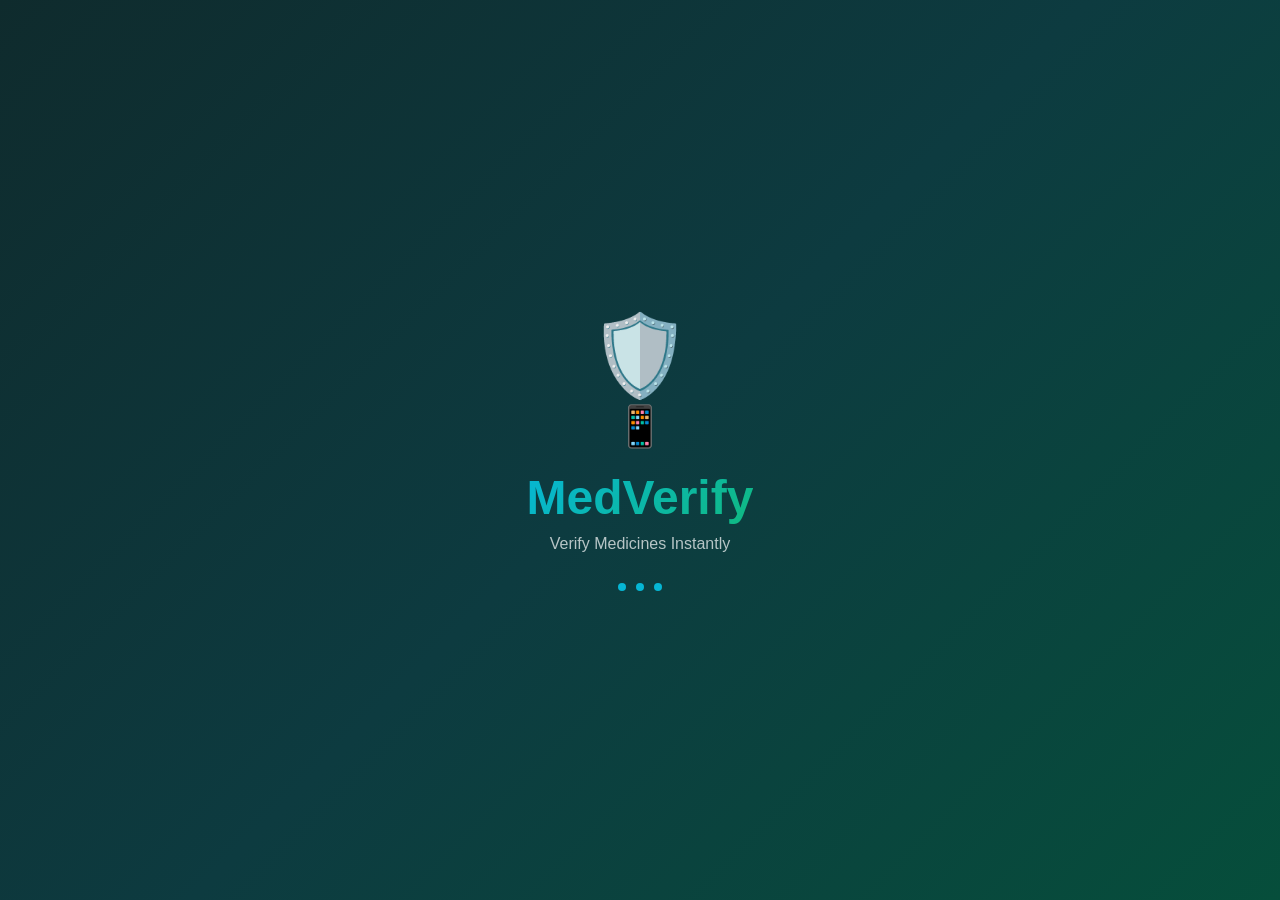
<file: index.html>
<!DOCTYPE html>
<html lang="en">
<head>
    <meta charset="UTF-8">
    <meta name="viewport" content="width=device-width, initial-scale=1.0">
    <title>MedVerify - Fake Medicine Detection</title>
    <link rel="stylesheet" href="style.css">
</head>
<body class="splash-screen">
    <div class="splash-container">
        <div class="shield-icon">🛡️</div>
        <div class="scanning-icon">📱</div>
        <h1 class="gradient-text">MedVerify</h1>
        <p class="tagline">Verify Medicines Instantly</p>
        <div class="dots">
            <span class="dot"></span>
            <span class="dot"></span>
            <span class="dot"></span>
        </div>
    </div>
    <script>
        setTimeout(() => {
            window.location.href = 'login.html';
        }, 2000);
    </script>
</body>
</html>
</file>
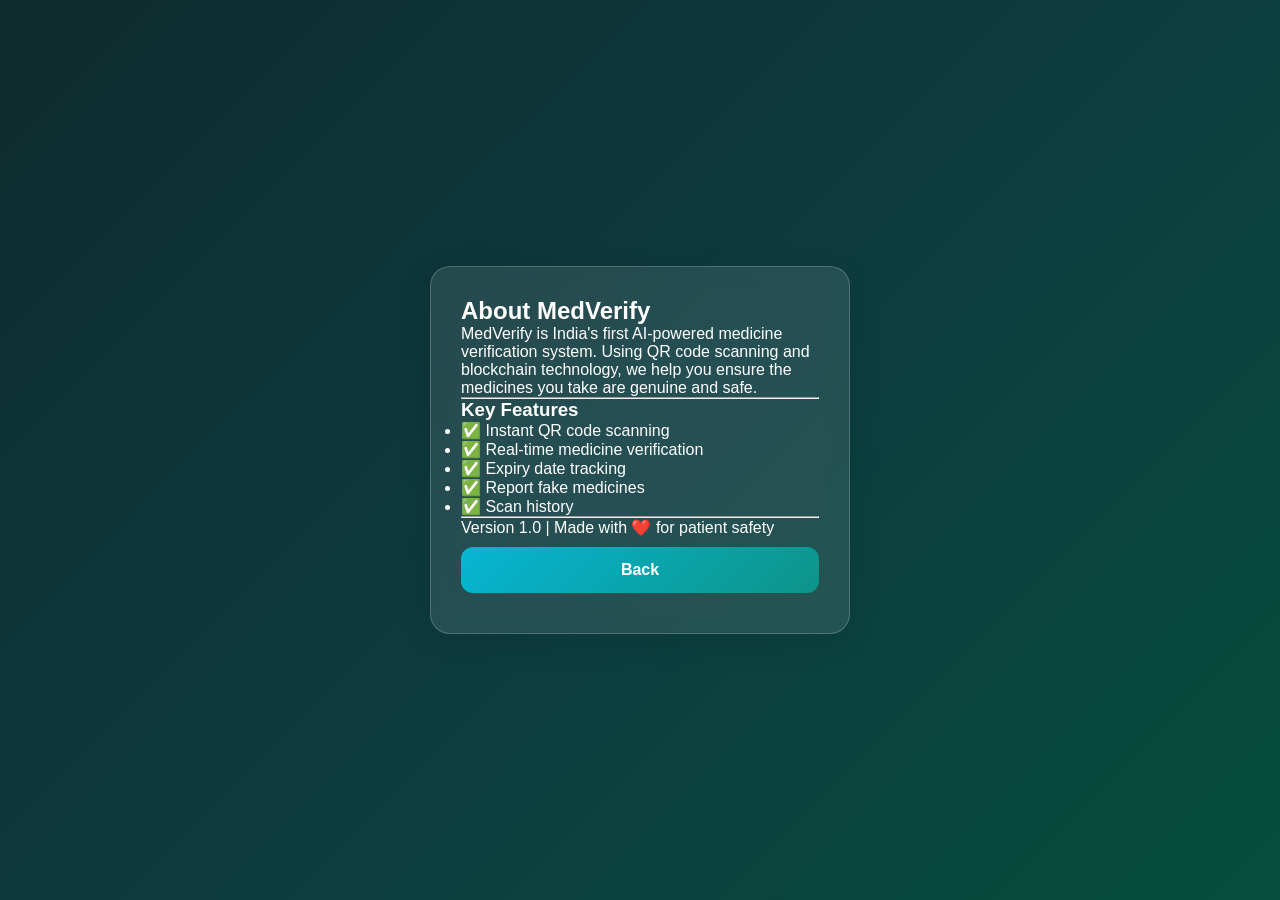
<file: about.html>
<!DOCTYPE html>
<html lang="en">
<head>
    <meta charset="UTF-8">
    <meta name="viewport" content="width=device-width, initial-scale=1.0">
    <title>About - MedVerify</title>
    <link rel="stylesheet" href="style.css">
</head>
<body>
    <div class="container">
        <div class="glass-card">
            <h2>About MedVerify</h2>
            <p>MedVerify is India's first AI-powered medicine verification system. Using QR code scanning and blockchain technology, we help you ensure the medicines you take are genuine and safe.</p>
            <hr>
            <h3>Key Features</h3>
            <ul>
                <li>✅ Instant QR code scanning</li>
                <li>✅ Real-time medicine verification</li>
                <li>✅ Expiry date tracking</li>
                <li>✅ Report fake medicines</li>
                <li>✅ Scan history</li>
            </ul>
            <hr>
            <p>Version 1.0 | Made with ❤️ for patient safety</p>
            <button onclick="location.href='dashboard.html'" class="btn-primary">Back</button>
        </div>
    </div>
</body>
</html>
</file>
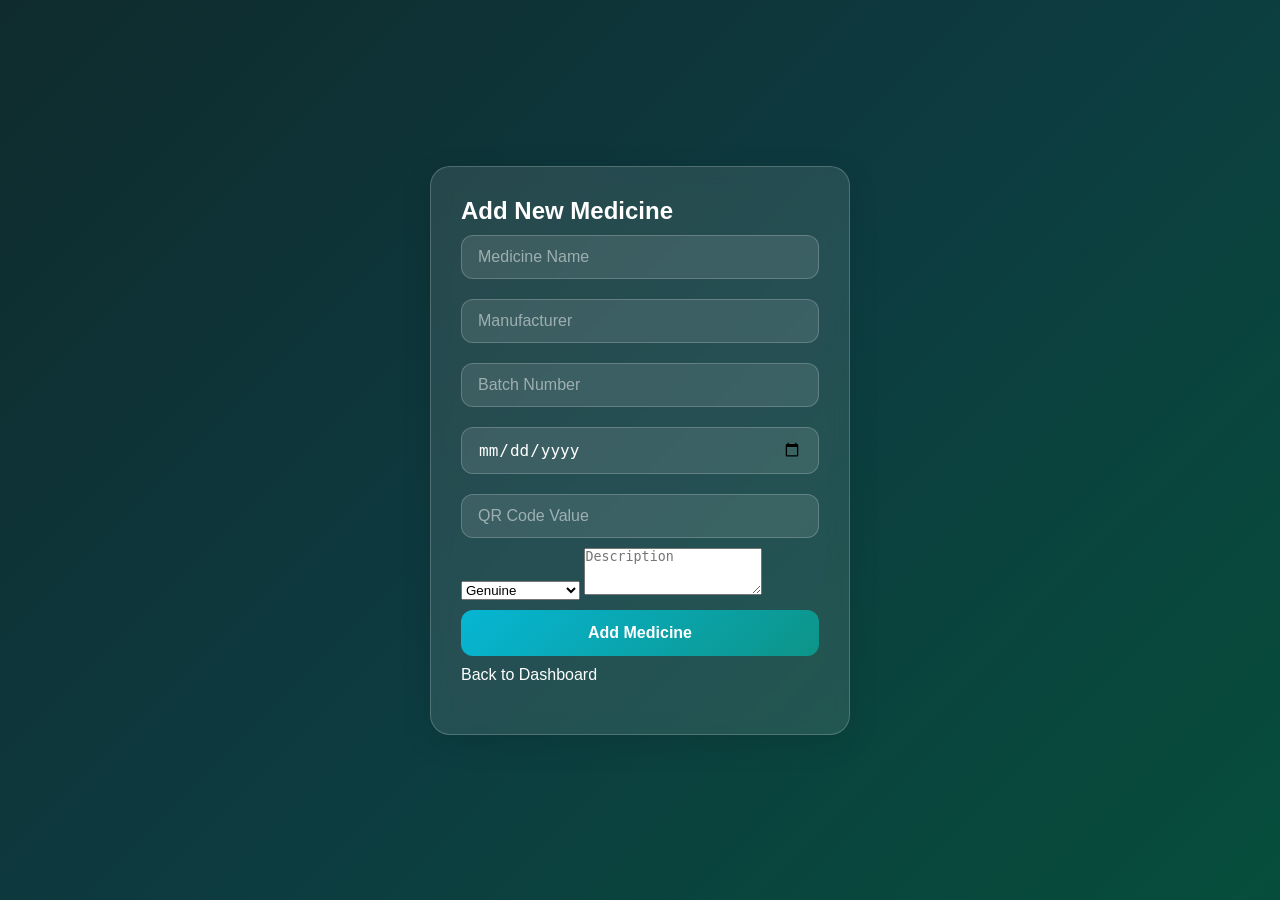
<file: admin-add-medicine.html>
<!DOCTYPE html>
<html lang="en">
<head>
    <meta charset="UTF-8">
    <meta name="viewport" content="width=device-width, initial-scale=1.0">
    <title>Add Medicine - Admin</title>
    <link rel="stylesheet" href="style.css">
</head>
<body>
    <div class="container">
        <div class="glass-card">
            <h2>Add New Medicine</h2>
            <form id="addMedicineForm">
                <input type="text" id="medName" placeholder="Medicine Name" required>
                <input type="text" id="medManufacturer" placeholder="Manufacturer" required>
                <input type="text" id="medBatch" placeholder="Batch Number" required>
                <input type="date" id="medExpiry" required>
                <input type="text" id="medQRCode" placeholder="QR Code Value" required>
                <select id="medStatus">
                    <option value="genuine">Genuine</option>
                    <option value="expired">Expired</option>
                    <option value="suspected">Suspected Fake</option>
                </select>
                <textarea id="medDescription" placeholder="Description" rows="3"></textarea>
                <button type="submit" class="btn-primary">Add Medicine</button>
            </form>
            <button onclick="location.href='admin-dashboard.html'" class="back-btn">Back to Dashboard</button>
        </div>
    </div>
    <script src="script.js"></script>
</body>
</html>
</file>
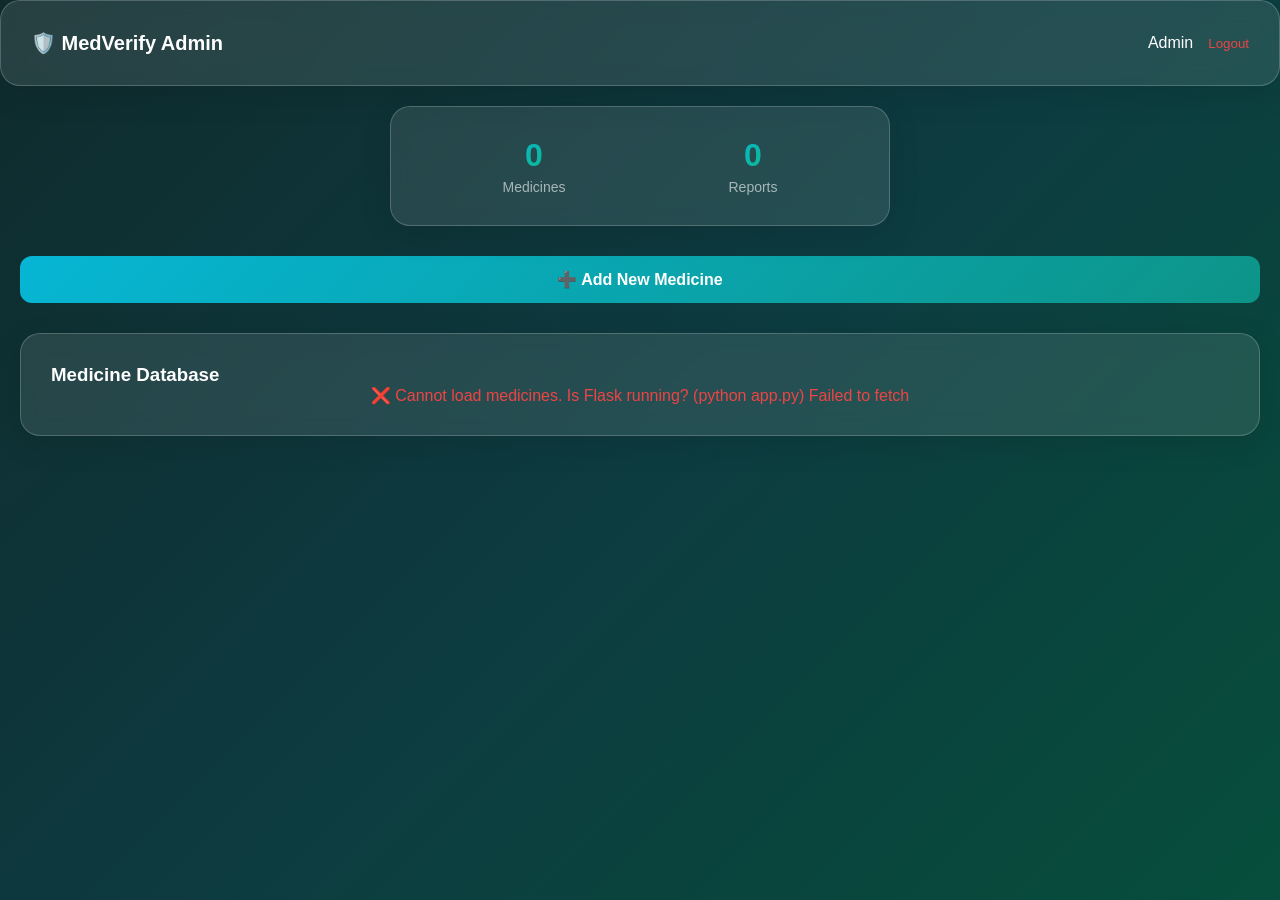
<file: admin-dashboard.html>
<!DOCTYPE html>
<html lang="en">
<head>
    <meta charset="UTF-8">
    <meta name="viewport" content="width=device-width, initial-scale=1.0">
    <title>Admin Dashboard - MedVerify</title>
    <link rel="stylesheet" href="style.css">
</head>
<body>
    <div class="dashboard-container">
        <div class="header glass-card">
            <div class="logo-small">🛡️ MedVerify Admin</div>
            <div class="user-info">
                <span>Admin</span>
                <button onclick="logout()" style="background: none; border: none; color: #EF4444; cursor: pointer;">Logout</button>
            </div>
        </div>
        <div class="stats-card glass-card">
            <div class="stats">
                <div class="stat">
                    <div class="stat-number" id="totalMedicines">0</div>
                    <div class="stat-label">Medicines</div>
                </div>
                <div class="stat">
                    <div class="stat-number" id="totalReports">0</div>
                    <div class="stat-label">Reports</div>
                </div>
            </div>
        </div>
        <div class="quick-actions">
            <button class="btn-primary" onclick="location.href='admin-add-medicine.html'">➕ Add New Medicine</button>
        </div>
        <div class="glass-card" style="margin-top: 20px;">
            <h3>Medicine Database</h3>
            <div id="medicineList"></div>
        </div>
    </div>
    <script src="script.js"></script>
</body>
</html>
</file>
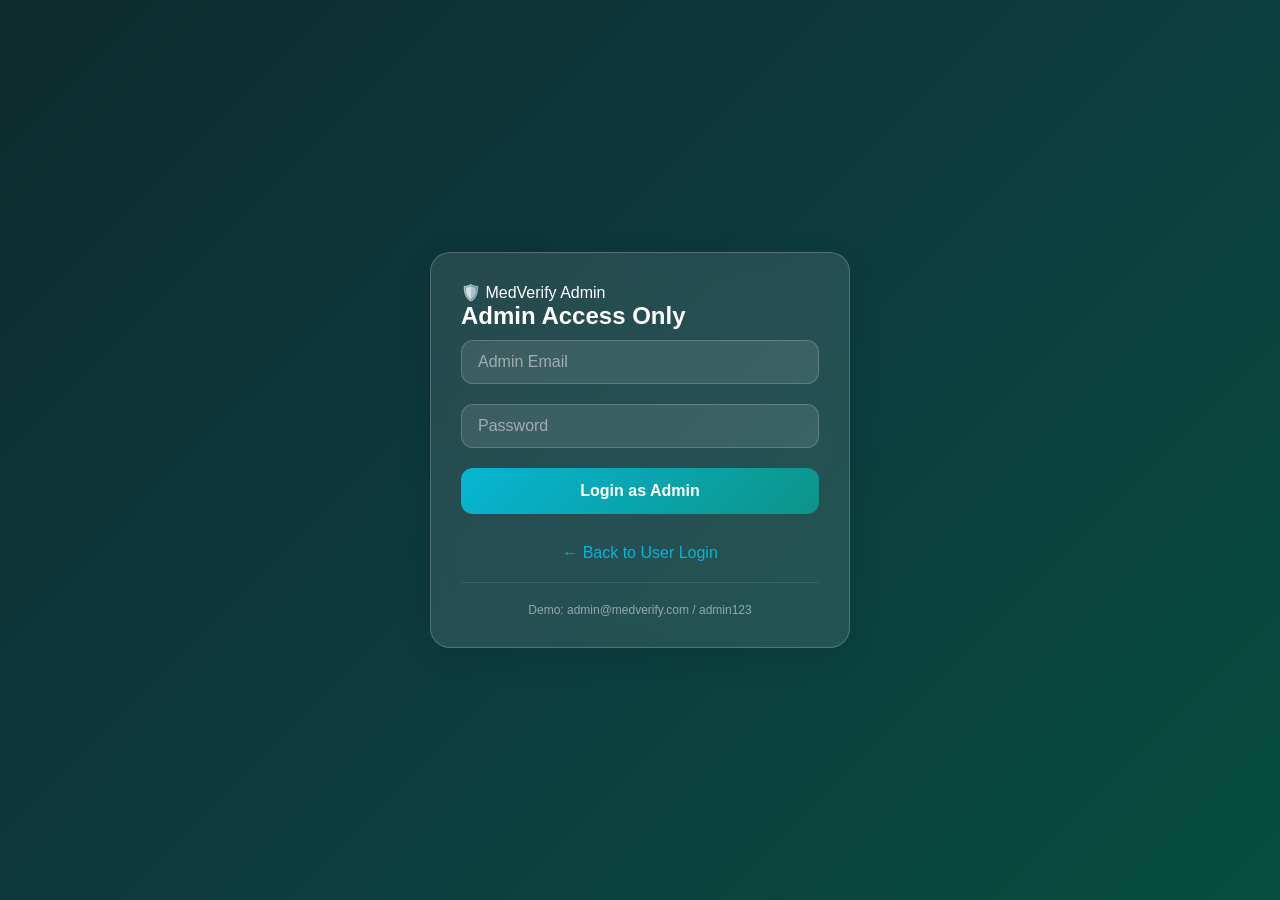
<file: admin-login.html>
<!DOCTYPE html>
<html lang="en">
<head>
    <meta charset="UTF-8">
    <meta name="viewport" content="width=device-width, initial-scale=1.0">
    <title>Admin Login - MedVerify</title>
    <link rel="stylesheet" href="style.css">
</head>
<body>
    <div class="container">
        <div class="glass-card">
            <div class="logo">🛡️ MedVerify Admin</div>
            <h2>Admin Access Only</h2>
            <form id="adminLoginForm">
                <input type="email" id="adminEmail" placeholder="Admin Email" required>
                <input type="password" id="adminPassword" placeholder="Password" required>
                <button type="submit" class="btn-primary">Login as Admin</button>
            </form>
            <p class="link-text"><a href="login.html">← Back to User Login</a></p>
            <div class="demo-credentials">
                <p>Demo: admin@medverify.com / admin123</p>
            </div>
        </div>
    </div>
    <script src="script.js"></script>
</body>
</html>
</file>
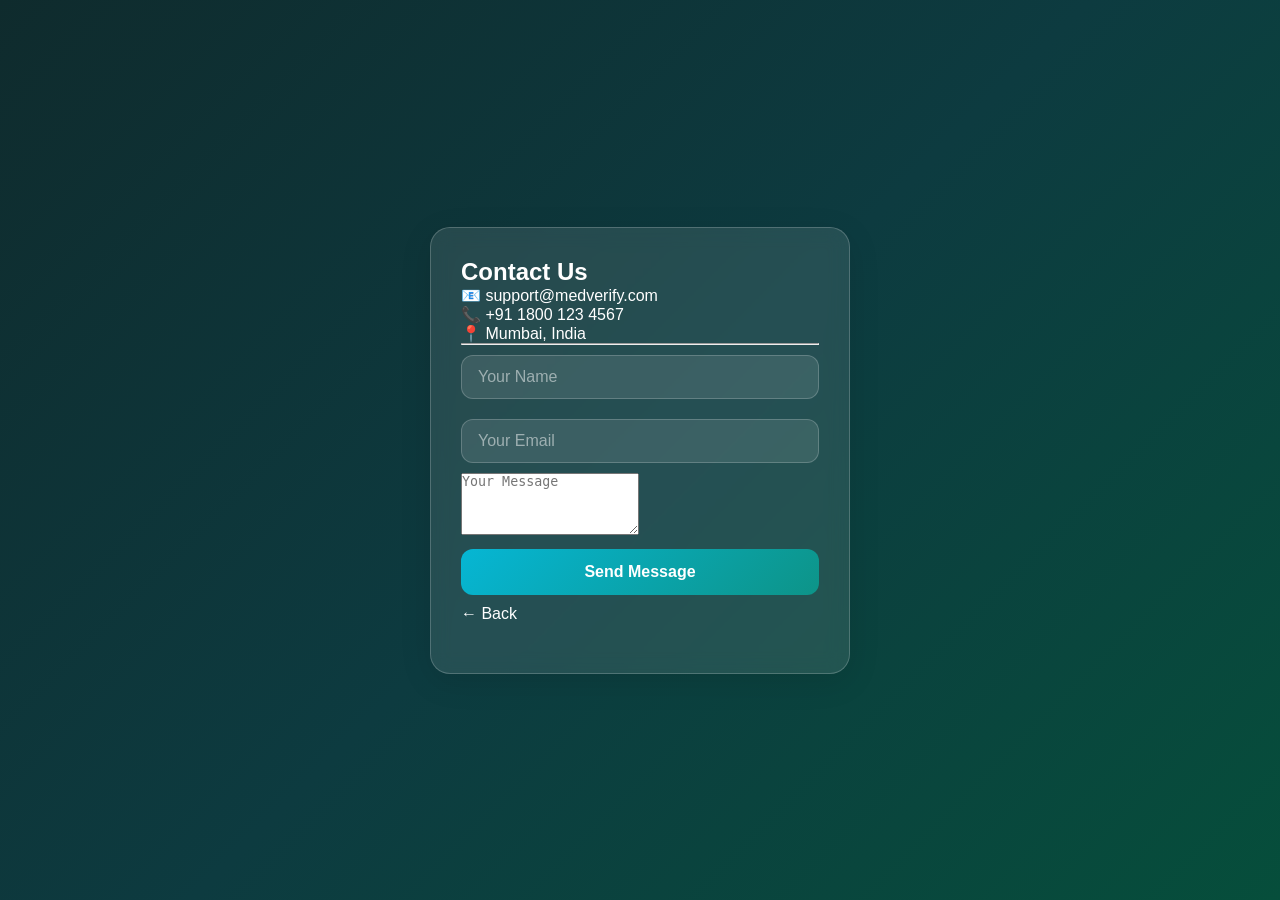
<file: contact.html>
<!DOCTYPE html>
<html lang="en">
<head>
    <meta charset="UTF-8">
    <meta name="viewport" content="width=device-width, initial-scale=1.0">
    <title>Contact - MedVerify</title>
    <link rel="stylesheet" href="style.css">
</head>
<body>
    <div class="container">
        <div class="glass-card">
            <h2>Contact Us</h2>
            <p>📧 support@medverify.com</p>
            <p>📞 +91 1800 123 4567</p>
            <p>📍 Mumbai, India</p>
            <hr>
            <form id="contactForm">
                <input type="text" id="contactName" placeholder="Your Name" required>
                <input type="email" id="contactEmail" placeholder="Your Email" required>
                <textarea id="contactMessage" placeholder="Your Message" rows="4" required></textarea>
                <button type="submit" class="btn-primary">Send Message</button>
            </form>
            <button onclick="location.href='dashboard.html'" class="back-btn">← Back</button>
        </div>
    </div>
    <script src="script.js"></script>
</body>
</html>
</file>
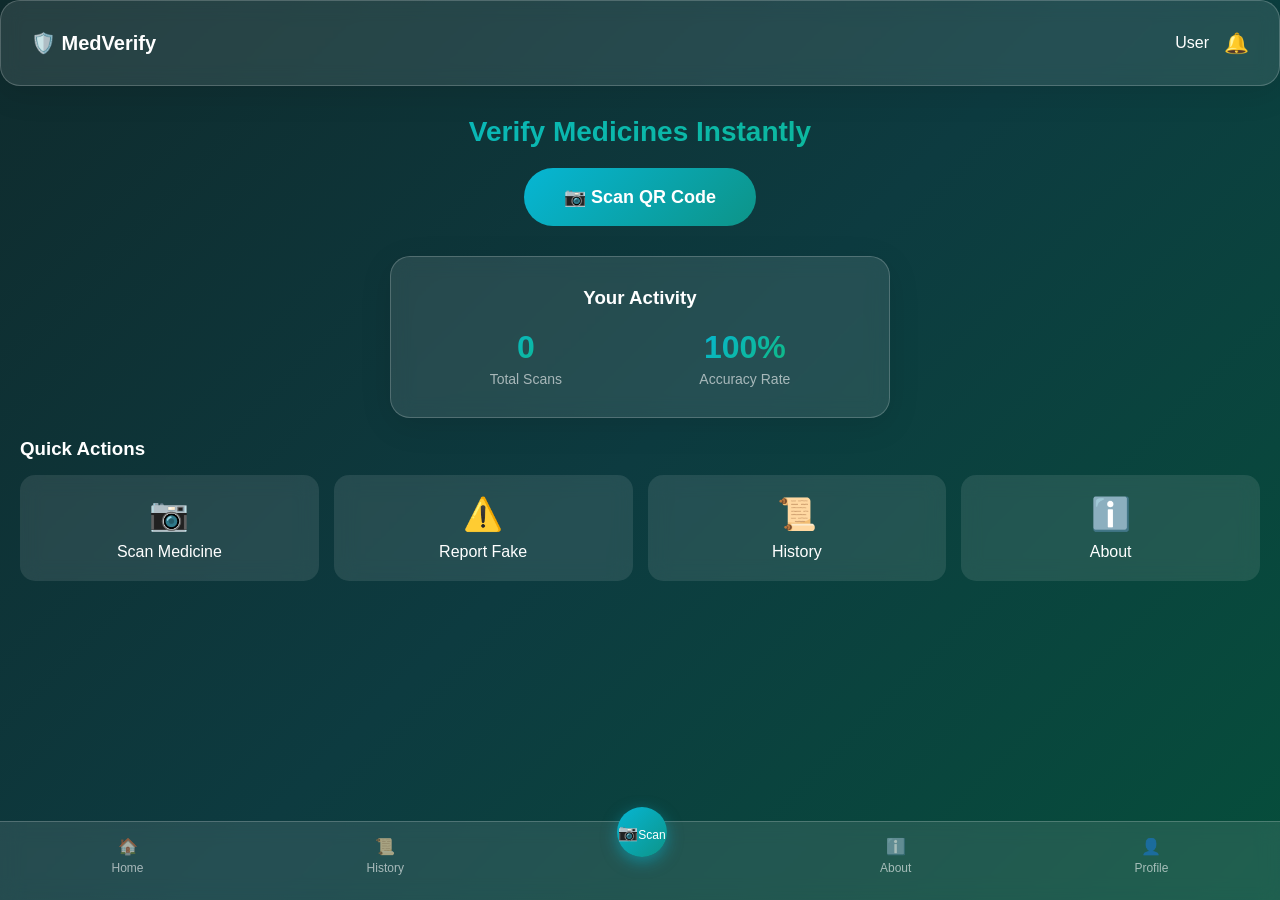
<file: dashboard.html>
<!DOCTYPE html>
<html lang="en">
<head>
    <meta charset="UTF-8">
    <meta name="viewport" content="width=device-width, initial-scale=1.0">
    <title>Dashboard - MedVerify</title>
    <link rel="stylesheet" href="style.css">
</head>
<body>
    <div class="dashboard-container">
        <div class="header glass-card">
            <div class="logo-small">🛡️ MedVerify</div>
            <div class="user-info">
                <span id="userName">User</span>
                <span class="notification-bell">🔔</span>
            </div>
        </div>

        <div class="hero-section">
            <h1>Verify Medicines Instantly</h1>
            <button class="scan-btn-large" onclick="location.href='scan.html'">
                📷 Scan QR Code
            </button>
        </div>

        <div class="stats-card glass-card">
            <h3>Your Activity</h3>
            <div class="stats">
                <div class="stat">
                    <div class="stat-number" id="scanCount">0</div>
                    <div class="stat-label">Total Scans</div>
                </div>
                <div class="stat">
                    <div class="stat-number">100%</div>
                    <div class="stat-label">Accuracy Rate</div>
                </div>
            </div>
        </div>

        <div class="quick-actions">
            <h3>Quick Actions</h3>
            <div class="action-grid">
                <div class="action-card" onclick="location.href='scan.html'">
                    <div class="action-icon cyan">📷</div>
                    <p>Scan Medicine</p>
                </div>
                <div class="action-card" onclick="location.href='report.html'">
                    <div class="action-icon red">⚠️</div>
                    <p>Report Fake</p>
                </div>
                <div class="action-card" onclick="location.href='history.html'">
                    <div class="action-icon blue">📜</div>
                    <p>History</p>
                </div>
                <div class="action-card" onclick="location.href='about.html'">
                    <div class="action-icon purple">ℹ️</div>
                    <p>About</p>
                </div>
            </div>
        </div>

        <!-- Bottom Navigation -->
        <div class="bottom-nav">
            <div class="nav-item" onclick="location.href='dashboard.html'">🏠<span>Home</span></div>
            <div class="nav-item" onclick="location.href='history.html'">📜<span>History</span></div>
            <div class="nav-item centered" onclick="location.href='scan.html'">📷<span>Scan</span></div>
            <div class="nav-item" onclick="location.href='about.html'">ℹ️<span>About</span></div>
            <div class="nav-item" onclick="location.href='profile.html'">👤<span>Profile</span></div>
        </div>
    </div>
    <script src="script.js"></script>
</body>
</html>
</file>
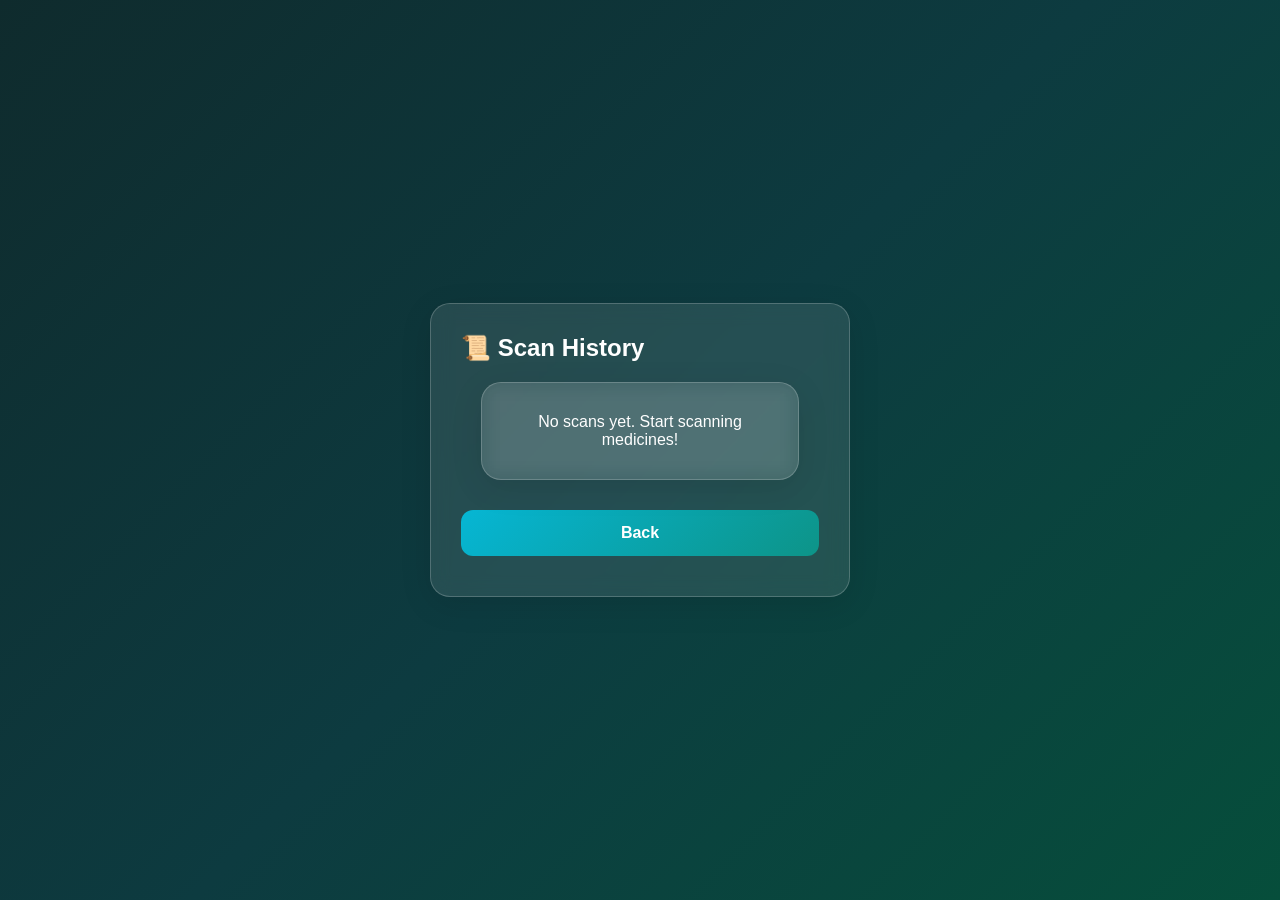
<file: history.html>
<!DOCTYPE html>
<html lang="en">
<head>
    <meta charset="UTF-8">
    <meta name="viewport" content="width=device-width, initial-scale=1.0">
    <title>Scan History - MedVerify</title>
    <link rel="stylesheet" href="style.css">
</head>
<body>
    <div class="container">
        <div class="glass-card">
            <h2>📜 Scan History</h2>
            <div id="historyList"></div>
            <button onclick="location.href='dashboard.html'" class="btn-primary">Back</button>
        </div>
    </div>
    <script src="script.js"></script>
</body>
</html>
</file>
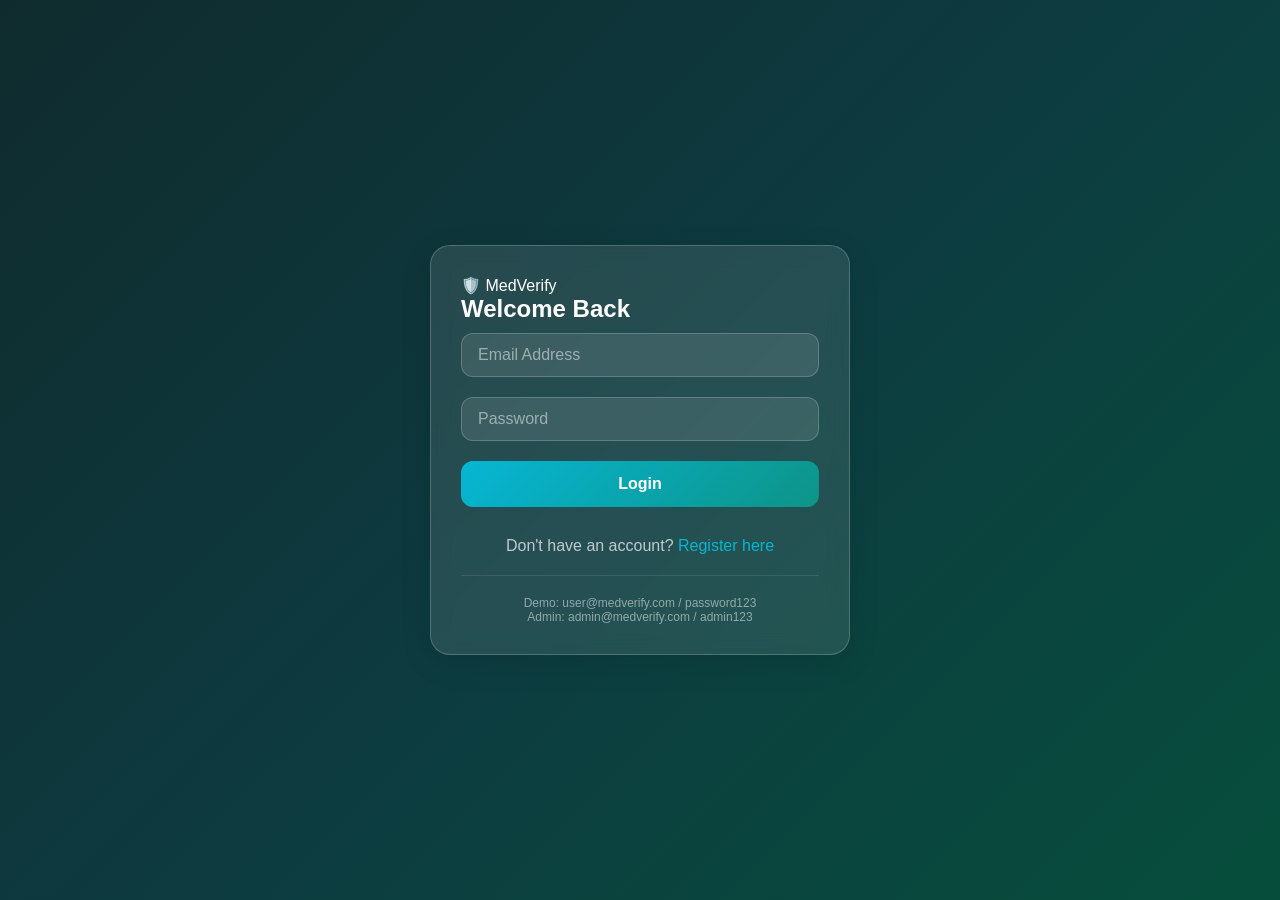
<file: login.html>
<!DOCTYPE html>
<html lang="en">
<head>
    <meta charset="UTF-8">
    <meta name="viewport" content="width=device-width, initial-scale=1.0">
    <title>Login - MedVerify</title>
    <link rel="stylesheet" href="style.css">
</head>
<body>
    <div class="container">
        <div class="glass-card">
            <div class="logo">🛡️ MedVerify</div>
            <h2>Welcome Back</h2>
            <form id="loginForm">
                <input type="email" id="email" placeholder="Email Address" required>
                <input type="password" id="password" placeholder="Password" required>
                <button type="submit" class="btn-primary">Login</button>
            </form>
            <p class="link-text">Don't have an account? <a href="register.html">Register here</a></p>
            <div class="demo-credentials">
                <p>Demo: user@medverify.com / password123</p>
                <p>Admin: admin@medverify.com / admin123</p>
            </div>
        </div>
    </div>
    <script src="script.js"></script>
</body>
</html>
</file>
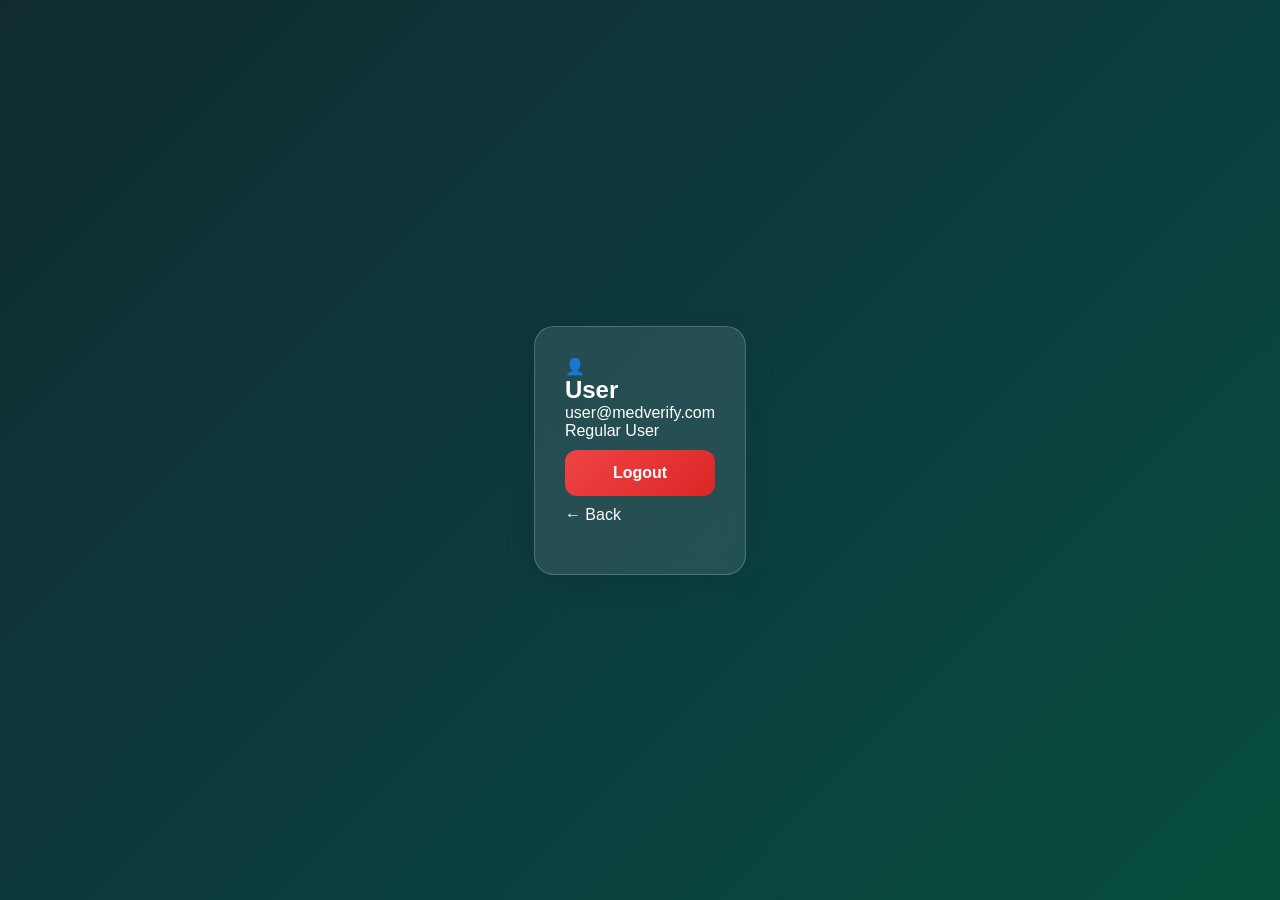
<file: profile.html>
<!DOCTYPE html>
<html lang="en">
<head>
    <meta charset="UTF-8">
    <meta name="viewport" content="width=device-width, initial-scale=1.0">
    <title>Profile - MedVerify</title>
    <link rel="stylesheet" href="style.css">
</head>
<body>
    <div class="container">
        <div class="glass-card">
            <div class="avatar">👤</div>
            <h2 id="profileName">User Name</h2>
            <p id="profileEmail">user@example.com</p>
            <p id="profileRole">Role: User</p>
            <button onclick="logout()" class="btn-primary" style="background: linear-gradient(135deg, #EF4444, #DC2626);">Logout</button>
            <button onclick="location.href='dashboard.html'" class="back-btn">← Back</button>
        </div>
    </div>
    <script src="script.js"></script>
</body>
</html>
</file>
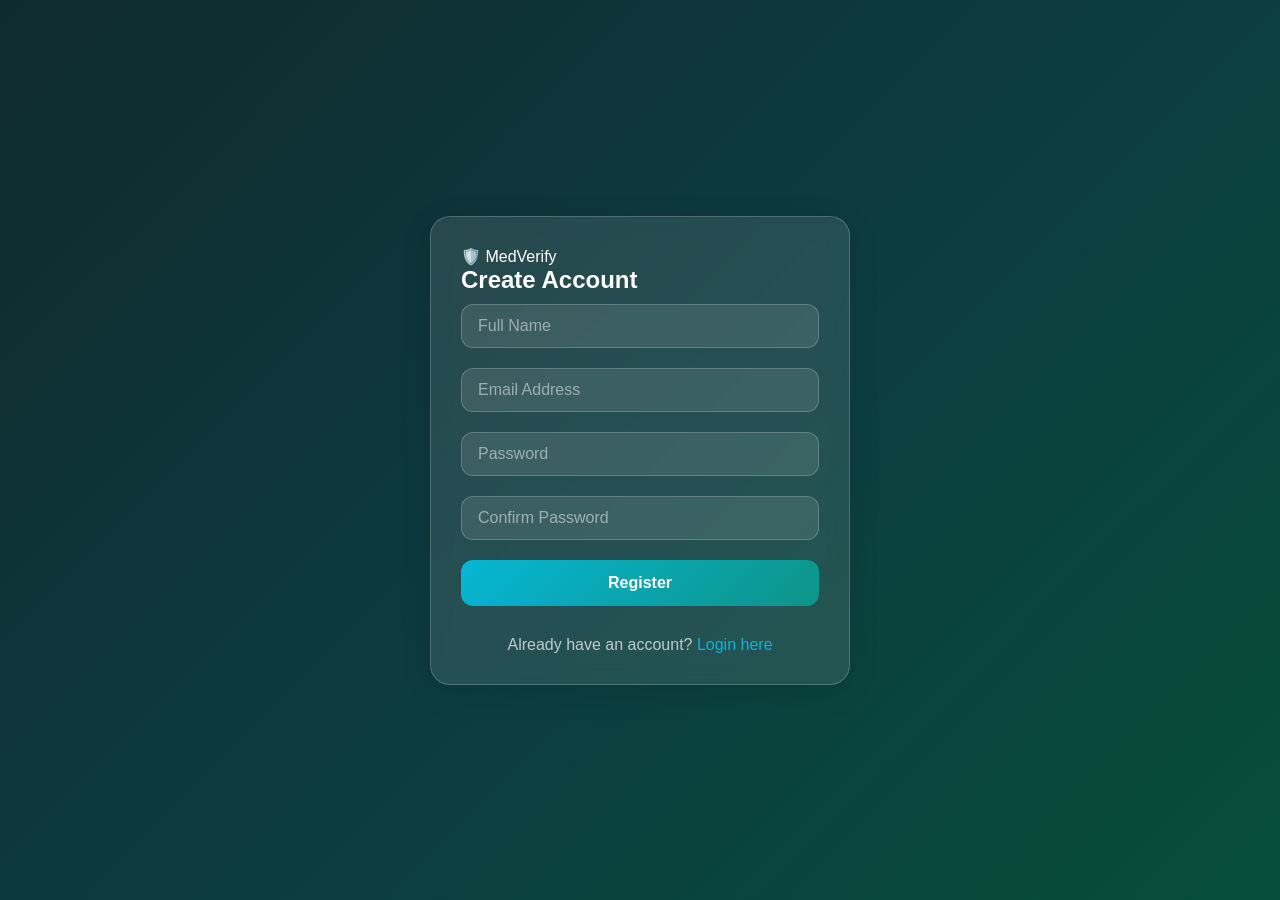
<file: register.html>
<!DOCTYPE html>
<html lang="en">
<head>
    <meta charset="UTF-8">
    <meta name="viewport" content="width=device-width, initial-scale=1.0">
    <title>Register - MedVerify</title>
    <link rel="stylesheet" href="style.css">
</head>
<body>
    <div class="container">
        <div class="glass-card">
            <div class="logo">🛡️ MedVerify</div>
            <h2>Create Account</h2>
            <form id="registerForm">
                <input type="text" id="name" placeholder="Full Name" required>
                <input type="email" id="email" placeholder="Email Address" required>
                <input type="password" id="password" placeholder="Password" required>
                <input type="password" id="confirmPassword" placeholder="Confirm Password" required>
                <button type="submit" class="btn-primary">Register</button>
            </form>
            <p class="link-text">Already have an account? <a href="login.html">Login here</a></p>
        </div>
    </div>
    <script src="script.js"></script>
</body>
</html>
</file>
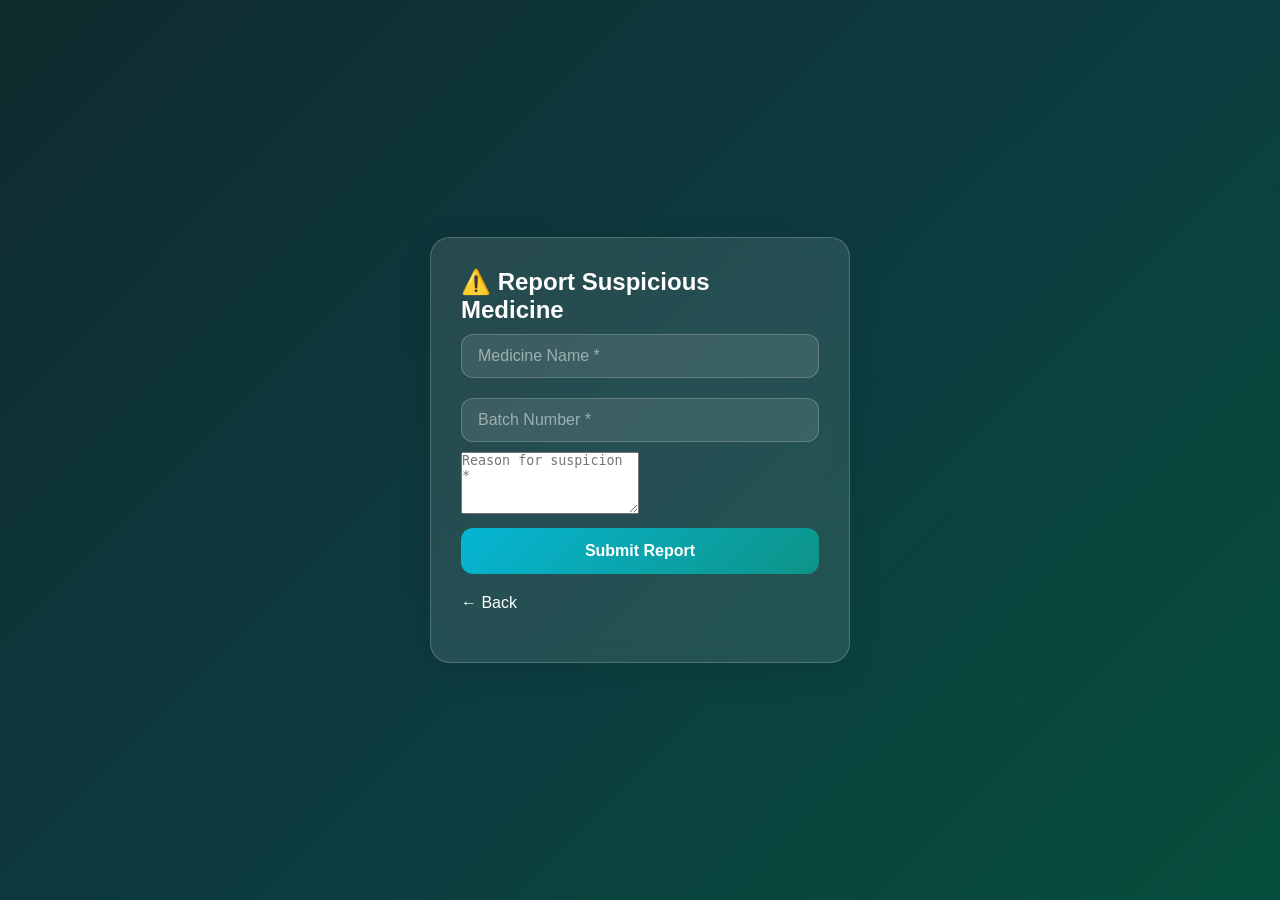
<file: report.html>
<!DOCTYPE html>
<html lang="en">
<head>
    <meta charset="UTF-8">
    <meta name="viewport" content="width=device-width, initial-scale=1.0">
    <title>Report Fake Medicine - MedVerify</title>
    <link rel="stylesheet" href="style.css">
</head>
<body>
    <div class="container">
        <div class="glass-card">
            <h2>⚠️ Report Suspicious Medicine</h2>
            <form id="reportForm">
                <input type="text" id="reportMedicineName" placeholder="Medicine Name *" required>
                <input type="text" id="reportBatchNumber" placeholder="Batch Number *" required>
                <textarea id="reportDescription" placeholder="Reason for suspicion *" rows="4" required></textarea>
                <button type="submit" class="btn-primary">Submit Report</button>
            </form>
            <button onclick="location.href='dashboard.html'" class="back-btn" style="margin-top: 10px;">← Back</button>
        </div>
    </div>
    <script src="script.js"></script>
</body>
</html>
</file>
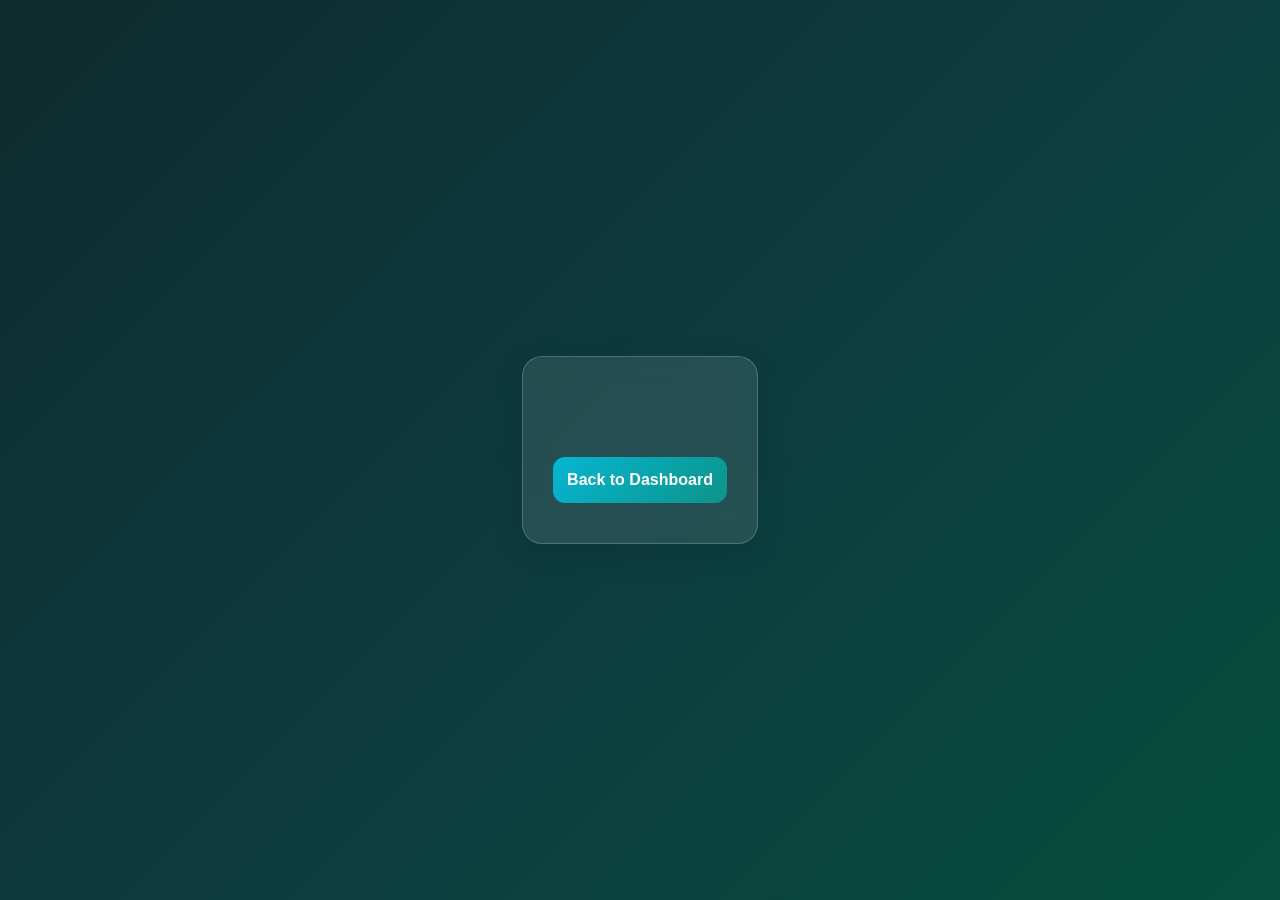
<file: result.html>
<!DOCTYPE html>
<html lang="en">
<head>
    <meta charset="UTF-8">
    <meta name="viewport" content="width=device-width, initial-scale=1.0">
    <title>Result - MedVerify</title>
    <link rel="stylesheet" href="style.css">
</head>
<body>
    <div class="container">
        <div class="glass-card result-card" id="resultCard">
            <div class="result-status" id="resultStatus"></div>
            <div id="resultContent"></div>
            <button onclick="location.href='dashboard.html'" class="btn-primary">Back to Dashboard</button>
        </div>
    </div>
    <script src="script.js"></script>
</body>
</html>
</file>
<file: style.css>
* {
    margin: 0;
    padding: 0;
    box-sizing: border-box;
}

body {
    font-family: -apple-system, BlinkMacSystemFont, 'Segoe UI', Roboto, sans-serif;
    background: linear-gradient(135deg, #0F2B2D 0%, #0D3B40 50%, #064E3B 100%);
    min-height: 100vh;
    color: white;
}

/* Glass Card Effect */
.glass-card {
    background: rgba(255, 255, 255, 0.1);
    backdrop-filter: blur(10px);
    border-radius: 20px;
    border: 1px solid rgba(255, 255, 255, 0.2);
    padding: 30px;
    margin: 20px;
    box-shadow: 0 8px 32px rgba(0, 0, 0, 0.1);
}

/* Splash Screen */
.splash-screen {
    display: flex;
    align-items: center;
    justify-content: center;
}

.splash-container {
    text-align: center;
    animation: pulse 2s ease-in-out infinite;
}

.shield-icon {
    font-size: 80px;
    animation: glow 2s ease-in-out infinite alternate;
}

.scanning-icon {
    font-size: 40px;
    animation: bounce 1s ease-in-out infinite;
}

.gradient-text {
    font-size: 48px;
    background: linear-gradient(135deg, #06B6D4, #10B981);
    -webkit-background-clip: text;
    background-clip: text;
    color: transparent;
    margin: 20px 0 10px;
}

.tagline {
    color: rgba(255, 255, 255, 0.7);
}

.dots {
    display: flex;
    gap: 10px;
    justify-content: center;
    margin-top: 30px;
}

.dot {
    width: 8px;
    height: 8px;
    background: #06B6D4;
    border-radius: 50%;
    animation: bounce 1.4s ease-in-out infinite;
}

.dot:nth-child(1) { animation-delay: 0s; }
.dot:nth-child(2) { animation-delay: 0.2s; }
.dot:nth-child(3) { animation-delay: 0.4s; }

@keyframes pulse {
    0%, 100% { opacity: 1; }
    50% { opacity: 0.7; }
}

@keyframes glow {
    from { text-shadow: 0 0 5px rgba(6, 182, 212, 0.5); }
    to { text-shadow: 0 0 20px rgba(6, 182, 212, 0.8); }
}

@keyframes bounce {
    0%, 100% { transform: translateY(0); }
    50% { transform: translateY(-10px); }
}

/* Container */
.container {
    min-height: 100vh;
    display: flex;
    align-items: center;
    justify-content: center;
    padding: 20px;
}

/* Form Elements */
input {
    width: 100%;
    padding: 12px 16px;
    margin: 10px 0;
    background: rgba(255, 255, 255, 0.1);
    border: 1px solid rgba(255, 255, 255, 0.2);
    border-radius: 12px;
    color: white;
    font-size: 16px;
}

input::placeholder {
    color: rgba(255, 255, 255, 0.5);
}

input:focus {
    outline: none;
    border-color: #06B6D4;
}

.btn-primary {
    width: 100%;
    padding: 14px;
    margin: 10px 0;
    background: linear-gradient(135deg, #06B6D4, #0D9488);
    border: none;
    border-radius: 12px;
    color: white;
    font-size: 16px;
    font-weight: bold;
    cursor: pointer;
    transition: transform 0.2s, box-shadow 0.2s;
}

.btn-primary:hover {
    transform: translateY(-2px);
    box-shadow: 0 5px 15px rgba(6, 182, 212, 0.3);
}

/* Dashboard */
.dashboard-container {
    padding-bottom: 80px;
}

.header {
    display: flex;
    justify-content: space-between;
    align-items: center;
    margin: 0 0 20px 0;
}

.logo-small {
    font-size: 20px;
    font-weight: bold;
}

.user-info {
    display: flex;
    gap: 15px;
    align-items: center;
}

.notification-bell {
    font-size: 20px;
    cursor: pointer;
}

.hero-section {
    text-align: center;
    margin: 30px 20px;
}

.hero-section h1 {
    font-size: 28px;
    margin-bottom: 20px;
    background: linear-gradient(135deg, #06B6D4, #10B981);
    -webkit-background-clip: text;
    background-clip: text;
    color: transparent;
}

.scan-btn-large {
    padding: 18px 40px;
    font-size: 18px;
    background: linear-gradient(135deg, #06B6D4, #0D9488);
    border: none;
    border-radius: 30px;
    color: white;
    font-weight: bold;
    cursor: pointer;
    transition: all 0.3s;
}

.scan-btn-large:hover {
    transform: scale(1.05);
    box-shadow: 0 10px 25px rgba(6, 182, 212, 0.4);
}

.stats-card {
    text-align: center;
}

.stats-card h3 {
    margin-bottom: 20px;
}

.stats {
    display: flex;
    justify-content: space-around;
}

.stat-number {
    font-size: 32px;
    font-weight: bold;
    background: linear-gradient(135deg, #06B6D4, #10B981);
    -webkit-background-clip: text;
    background-clip: text;
    color: transparent;
}

.stat-label {
    color: rgba(255, 255, 255, 0.6);
    font-size: 14px;
    margin-top: 5px;
}

.quick-actions {
    padding: 0 20px;
}

.quick-actions h3 {
    margin-bottom: 15px;
}

.action-grid {
    display: grid;
    grid-template-columns: repeat(2, 1fr);
    gap: 15px;
}

.action-card {
    background: rgba(255, 255, 255, 0.1);
    backdrop-filter: blur(10px);
    border-radius: 15px;
    padding: 20px;
    text-align: center;
    cursor: pointer;
    transition: all 0.3s;
}

.action-card:hover {
    transform: translateY(-5px);
    background: rgba(255, 255, 255, 0.15);
}

.action-icon {
    font-size: 32px;
    margin-bottom: 10px;
}

.action-icon.cyan { color: #06B6D4; }
.action-icon.red { color: #EF4444; }
.action-icon.blue { color: #3B82F6; }
.action-icon.purple { color: #8B5CF6; }

/* Bottom Navigation */
.bottom-nav {
    position: fixed;
    bottom: 0;
    left: 0;
    right: 0;
    background: rgba(255, 255, 255, 0.1);
    backdrop-filter: blur(10px);
    display: flex;
    justify-content: space-around;
    padding: 10px 0 20px;
    border-top: 1px solid rgba(255, 255, 255, 0.2);
}

.nav-item {
    text-align: center;
    cursor: pointer;
    padding: 5px 10px;
    border-radius: 10px;
    transition: all 0.3s;
    color: rgba(255, 255, 255, 0.6);
}

.nav-item.active, .nav-item:hover {
    color: #06B6D4;
}

.nav-item span {
    display: block;
    font-size: 12px;
    margin-top: 5px;
}

.nav-item.centered {
    background: linear-gradient(135deg, #06B6D4, #0D9488);
    border-radius: 50%;
    width: 50px;
    height: 50px;
    display: flex;
    align-items: center;
    justify-content: center;
    margin-top: -25px;
    color: white;
    box-shadow: 0 5px 15px rgba(6, 182, 212, 0.5);
}

/* Scanner */
.scanner-container {
    margin: 20px 0;
}

.scanner-placeholder {
    background: rgba(0, 0, 0, 0.3);
    border-radius: 15px;
    padding: 60px 20px;
    text-align: center;
    border: 2px dashed rgba(6, 182, 212, 0.5);
}

.camera-icon {
    font-size: 60px;
    margin-bottom: 20px;
}

.manual-input {
    margin-top: 20px;
}

.back-btn {
    background: none;
    border: none;
    color: white;
    font-size: 16px;
    cursor: pointer;
    margin-bottom: 20px;
}

/* Results */
.result-status {
    font-size: 24px;
    font-weight: bold;
    text-align: center;
    padding: 20px;
    border-radius: 15px;
    margin-bottom: 20px;
}

.status-genuine {
    background: rgba(16, 185, 129, 0.2);
    color: #10B981;
}

.status-expired {
    background: rgba(245, 158, 11, 0.2);
    color: #F59E0B;
}

.status-suspected {
    background: rgba(239, 68, 68, 0.2);
    color: #EF4444;
}

.medicine-info {
    margin: 20px 0;
}

.info-row {
    display: flex;
    gap: 10px;
    margin: 15px 0;
    padding: 10px;
    background: rgba(255, 255, 255, 0.05);
    border-radius: 10px;
}

/* Responsive */
@media (min-width: 768px) {
    .container {
        max-width: 500px;
        margin: 0 auto;
    }
    
    .action-grid {
        grid-template-columns: repeat(4, 1fr);
    }
    
    .stats-card {
        max-width: 500px;
        margin: 20px auto;
    }
}

.link-text {
    text-align: center;
    margin-top: 20px;
    color: rgba(255, 255, 255, 0.7);
}

.link-text a {
    color: #06B6D4;
    text-decoration: none;
}

.demo-credentials {
    margin-top: 20px;
    padding-top: 20px;
    border-top: 1px solid rgba(255, 255, 255, 0.1);
    font-size: 12px;
    text-align: center;
    color: rgba(255, 255, 255, 0.5);
}

.small-text {
    font-size: 12px;
    color: rgba(255, 255, 255, 0.5);
    margin-top: 10px;
}

/* Loading animation */
.loading {
    text-align: center;
    padding: 40px;
}

.spinner {
    width: 40px;
    height: 40px;
    border: 3px solid rgba(6, 182, 212, 0.3);
    border-top-color: #06B6D4;
    border-radius: 50%;
    animation: spin 1s linear infinite;
    margin: 0 auto 20px;
}

@keyframes spin {
    to { transform: rotate(360deg); }
}
</file>
